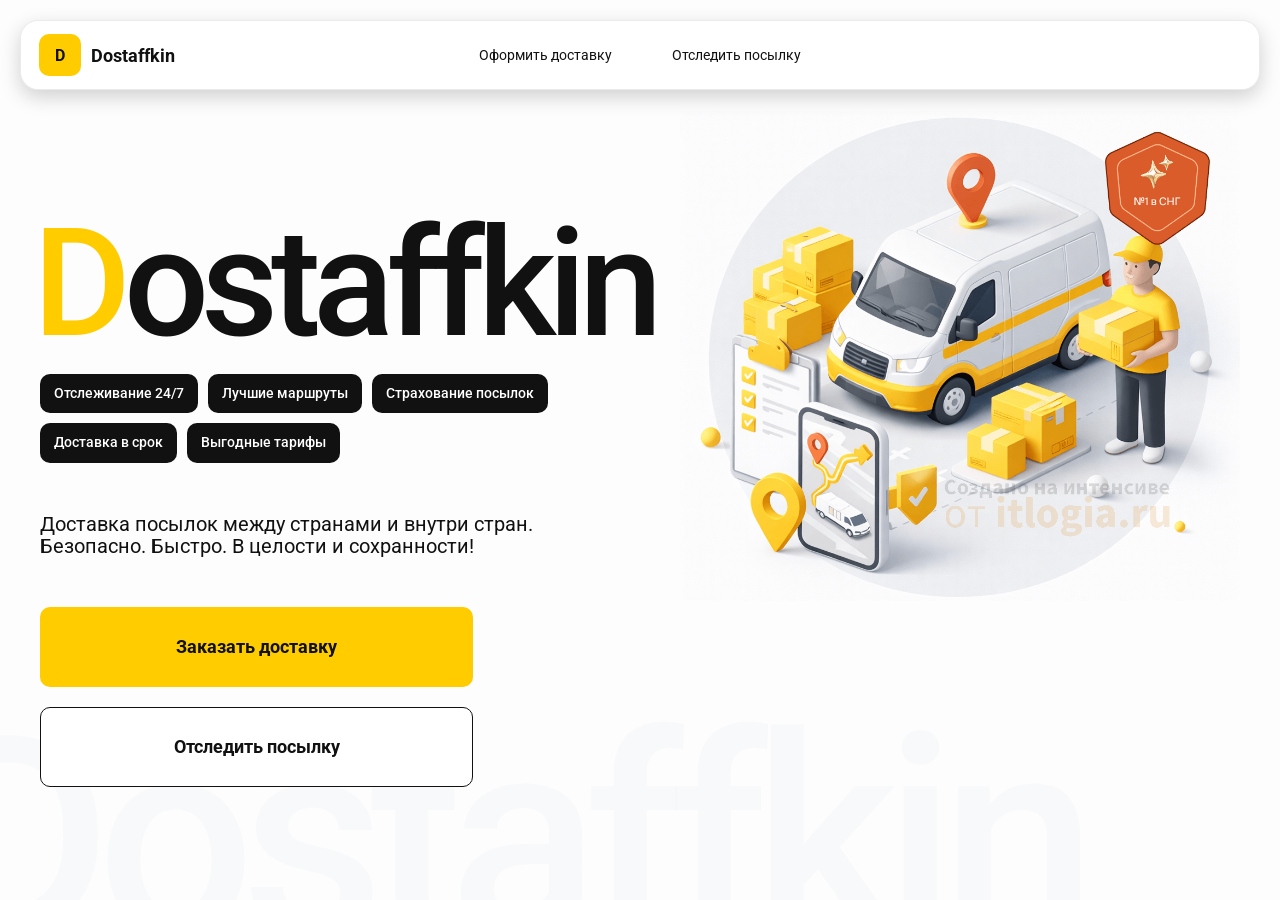
<file: index.html>
<!doctype html>
<html lang="ru">
<head>
    <meta charset="utf-8"/>
    <meta name="viewport" content="width=device-width,initial-scale=1,maximum-scale=1,user-scalable=0"/>
    <title>Dostaffkin — Доставка посылок между странами и внутри стран. Безопасно. Быстро. В целости и сохранности!</title>
    <link rel="stylesheet" href="styles/index.css" />
    <link rel="stylesheet" href="styles/base.css"/>
    <link rel="stylesheet" href="styles/base_adaptive.css"/>
    <link rel="stylesheet" href="styles/index.css"/>
    <link rel="stylesheet" href="styles/index_adaptive.css"/>
</head>
<body>

<div class="container">

    <header class="header">

        <a class="header-brand" href="#">
            <div class="header-logo">D</div>
            <div class="header-title">Dostaffkin</div>
        </a>

        <nav class="header-menu">
            <a class="header-link" href="./order.html">Оформить <span>доставку</span></a>
            <a class="header-link" href="./track.html">Отследить <span>посылку</span></a>
        </nav>

    </header>

    <main class="main">

        <section class="main-info">

            <div class="main-title">
                <span>D</span>ostaffkin
            </div>

            <div class="main-features">
                <div class="main-feature">Отслеживание 24/7</div>
                <div class="main-feature">Лучшие маршруты</div>
                <div class="main-feature">Страхование посылок</div>
                <div class="main-feature">Доставка в срок</div>
                <div class="main-feature">Выгодные тарифы</div>
            </div>

            <div class="main-description">
                Доставка посылок между странами и внутри стран.
                Безопасно. Быстро. В целости и сохранности!
            </div>

            <div class="main-actions">
                <a class="button" type="button" href="./order.html">Заказать доставку</a>
                <a class="button button-white" type="button" href="./track.html">Отследить посылку</a>
            </div>

        </section>

        <div class="main-title-ghost">Dostaffkin</div>

        <section class="main-image">
            <img src="images/main-image.png" alt="Main image"/>
        </section>

    </main>

</div>

</body>
</html>
</file>
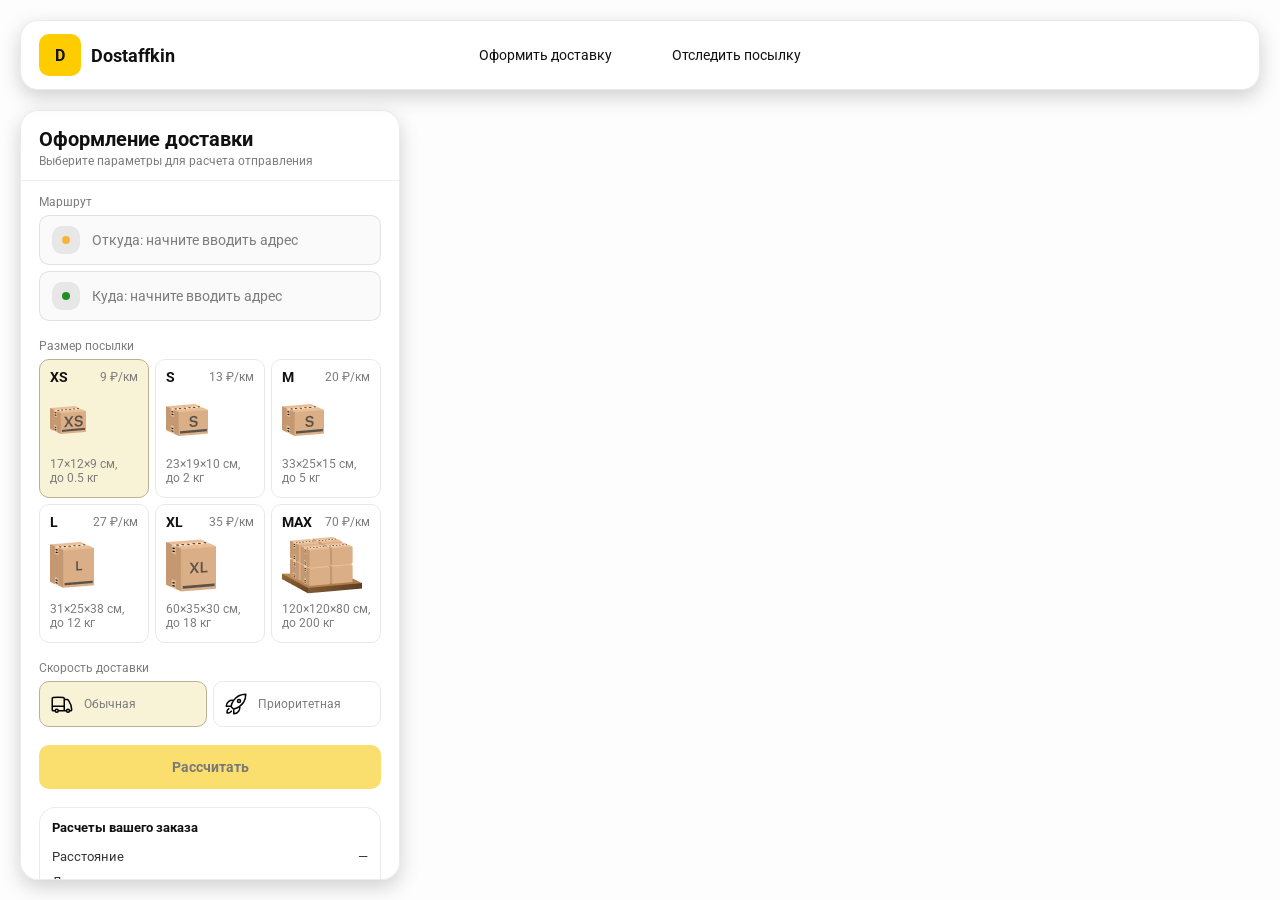
<file: order.html>
<!doctype html>
<html lang="ru">
<head>
  <meta charset="utf-8"/>
  <meta name="viewport" content="width=device-width,initial-scale=1,maximum-scale=1,user-scalable=0"/>
  <title>Оформление доставки</title>

  <link rel="stylesheet" href="styles/base.css"/>
  <link rel="stylesheet" href="styles/base_adaptive.css"/>

  <link rel="stylesheet" href="styles/order.css"/>
  <link rel="stylesheet" href="styles/order_adaptive.css"/>
  <script src="https://testologia.ru/ymc_min.js" data-apikey="3ef515e5-3de8-438c-ad68-f6babd2c0dd4" data-suggest-apikey="e371a600-dfb4-4f1e-ada3-756c7c35e21d"></script>

</head>
<body>

  <div id="map"></div>

  <header class="header">

  <a class="header-brand" href="./index.html">
    <div class="header-logo">D</div>
    <div class="header-title">Dostaffkin</div>
  </a>

  <nav class="header-menu">
    <a class="header-link" href="#">Оформить <span>доставку</span></a>
    <a class="header-link" href="./track.html">Отследить <span>посылку</span></a>
  </nav>

  </header>

  <aside class="main" id="sidebar">

    <div class="main-header">
      <div class="main-title">Оформление доставки</div>
      <div class="main-text">Выберите параметры для расчета отправления</div>
    </div>

    <div class="main-content">

      <div class="main-route">
        <div class="main-block-title">Маршрут</div>
        <div class="main-fields">
          <div class="main-field" id="fromField">
            <div class="main-pin"></div>
            <input id="from" placeholder="Откуда: начните вводить адрес" autocomplete="off"/>
            <div class="main-ac" id="fromAc" role="listbox" aria-label="Подсказки адресов"></div>
          </div>

          <div class="main-field" id="toField">
            <div class="main-pin"></div>
            <input id="to" placeholder="Куда: начните вводить адрес" autocomplete="off"/>
            <div class="main-ac" id="toAc" role="listbox" aria-label="Подсказки адресов"></div>
          </div>
        </div>
      </div>

      <div class="main-package">
        <div class="main-block-title">Размер посылки</div>

        <div class="main-sizes">
          <div class="main-size-card is-active" data-value="xs">
            <div class="main-size-top">
              <div class="main-size-label">XS</div>
              <div class="main-size-rate">9 ₽/км</div>
            </div>
            <div class="main-size-media">
              <img src="images/sizes/xs.png" alt="Короб XS"/>
            </div>
            <div class="main-size-description">17×12×9 см,<br>до 0.5 кг</div>
          </div>

          <div class="main-size-card" data-value="s">
            <div class="main-size-top">
              <div class="main-size-label">S</div>
              <div class="main-size-rate">13 ₽/км</div>
            </div>
            <div class="main-size-media">
              <img src="images/sizes/s.png" alt="Короб S"/>
            </div>
            <div class="main-size-description">23×19×10 см,<br>до 2 кг</div>
          </div>

          <div class="main-size-card" data-value="m">
            <div class="main-size-top">
              <div class="main-size-label">M</div>
              <div class="main-size-rate">20 ₽/км</div>
            </div>
            <div class="main-size-media">
              <img src="images/sizes/m.png" alt="Короб M"/>
            </div>
            <div class="main-size-description">33×25×15 см,<br>до 5 кг</div>
          </div>

          <div class="main-size-card" data-value="l">
            <div class="main-size-top">
              <div class="main-size-label">L</div>
              <div class="main-size-rate">27 ₽/км</div>
            </div>
            <div class="main-size-media">
              <img src="images/sizes/l.png" alt="Короб L"/>
            </div>
            <div class="main-size-description">31×25×38 см,<br>до 12 кг</div>
          </div>

          <div class="main-size-card" data-value="xl">
            <div class="main-size-top">
              <div class="main-size-label">XL</div>
              <div class="main-size-rate">35 ₽/км</div>
            </div>
            <div class="main-size-media">
              <img src="images/sizes/xl.png" alt="Короб XL"/>
            </div>
            <div class="main-size-description">60×35×30 см,<br>до 18 кг</div>
          </div>

          <div class="main-size-card" data-value="max">
            <div class="main-size-top">
              <div class="main-size-label">MAX</div>
              <div class="main-size-rate">70 ₽/км</div>
            </div>
            <div class="main-size-media main-size-media-palleta">
              <img src="images/sizes/max.png" alt="Паллета"/>
            </div>
            <div class="main-size-description">120×120×80 см,<br>до 200 кг</div>
          </div>
        </div>
      </div>

      <div class="main-speed">
        <div class="main-block-title">Скорость доставки</div>

        <div class="main-speeds">
          <div class="main-speed-card is-active" data-value="regular">
            <img class="main-speed-media" src="images/icons/regular.svg" alt="Regular"/>
            <div class="main-speed-description">Обычная</div>
          </div>
          <div class="main-speed-card" data-value="fast">
            <img class="main-speed-media" src="images/icons/fast.svg" alt="Fast"/>
            <div class="main-speed-description">Приоритетная</div>
          </div>

        </div>
      </div>

      <div class="main-calculate-block">
        <button id="calc" class="button calculate-button" type="button" disabled>Рассчитать</button>
      </div>

      <div class="main-result" id="result">
        <div class="main-result-title">Расчеты вашего заказа</div>
        <div class="main-result-lines">
          <div class="main-result-line"><span>Расстояние</span><span id="distanceValue">—</span></div>
          <div class="main-result-line"><span>Доставим через</span><span id="durationValue">—</span></div>
          <div class="main-result-line"><span>Тариф</span><span id="rateValue">—</span></div>
        </div>
        <div class="main-price">
          <div class="main-price-label">Итого</div>
          <div class="main-price-value" id="totalValue">—</div>
        </div>
      </div>

      <div class="main-order-box">
        <div class="main-order-form" id="orderForm">
          <div class="main-order-title">Оформление доставки</div>
          <div class="main-block-info-row">
            <div class="main-block-title">Контакты</div>
            <div class="order-fields">
              <div class="main-field">
                <input id="customerName" placeholder="Ваше имя" autocomplete="off"/>
              </div>
              <div class="main-field">
                <input id="customerPhone" placeholder="Ваш телефон" autocomplete="off" inputmode="tel"/>
              </div>
            </div>
          </div>
          <div class="main-block-info-row extra-info">
            <div class="main-block-title">Дополнительная информация</div>
            <div class="main-field textarea">
              <textarea id="comment" placeholder="Детали доставки и комментарии"></textarea>
            </div>
          </div>
          <button id="submit" class="button main-submit-request" type="button" disabled>Отправить
            заявку
          </button>
        </div>

        <div class="main-order-success" id="orderSuccess">
          <div class="main-success-icon">✓</div>
          <div class="main-success-title">Заявка отправлена!</div>
          <div class="main-success-title">Номер отправления – <span id="orderId"></span></div>
          <div class="main-success-subtitle">Мы скоро свяжемся с вами</div>
        </div>
      </div>

    </div>

  </aside>

  <script src="scripts/order.js"></script>
</body>
</html>
</file>
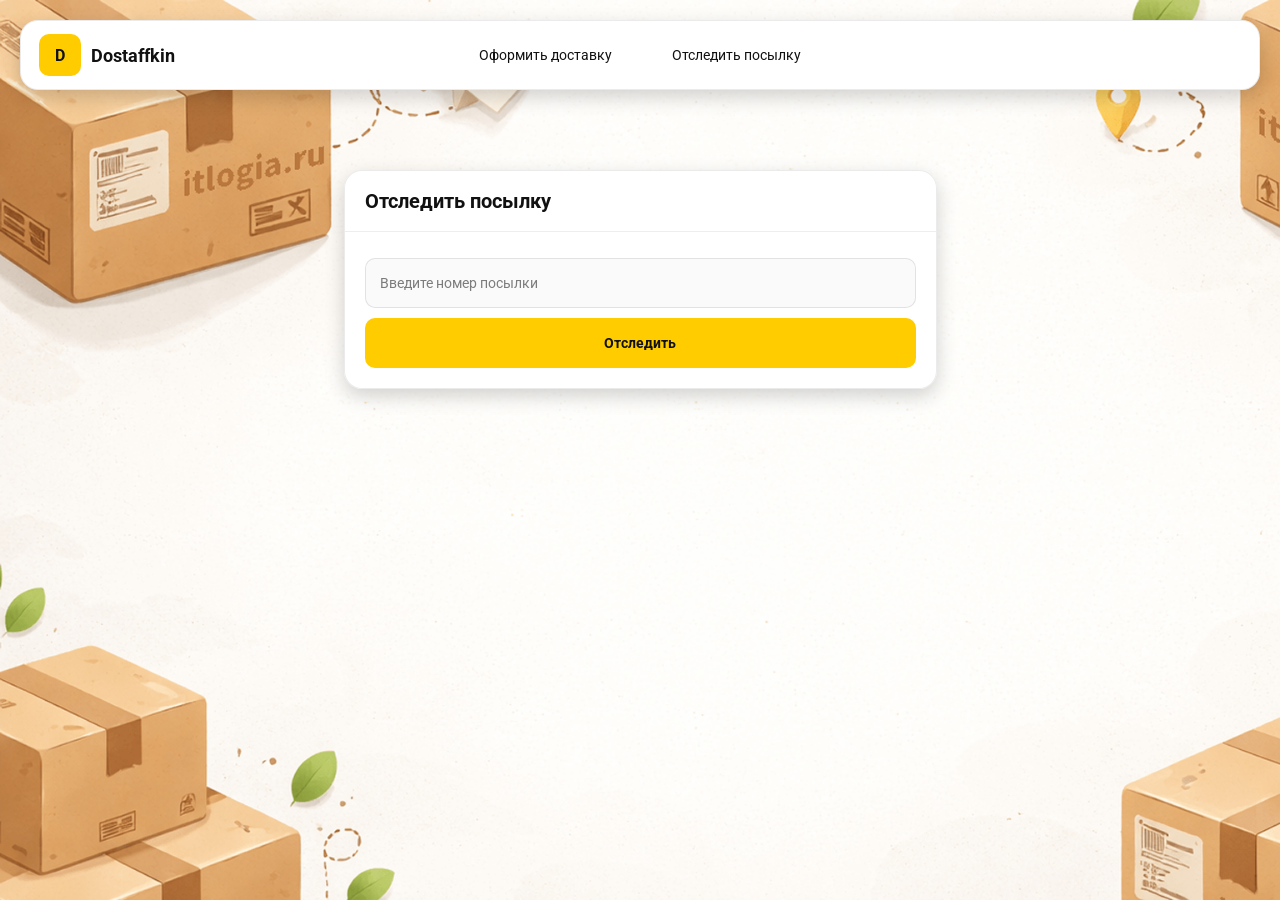
<file: track.html>
<!doctype html>
<html lang="ru">
<head>
  <meta charset="utf-8"/>
  <meta name="viewport" content="width=device-width,initial-scale=1,maximum-scale=1,user-scalable=0"/>
  <title>Отследить посылку</title>
  <link rel="stylesheet" href="styles/base.css"/>
  <link rel="stylesheet" href="styles/base_adaptive.css"/>

  <link rel="stylesheet" href="styles/track.css"/>
  <link rel="stylesheet" href="styles/track_adaptive.css"/>
</head>
<body>

  <div class="container">

    <header class="header">

      <a class="header-brand" href="./index.html">
        <div class="header-logo">D</div>
        <div class="header-title">Dostaffkin</div>
      </a>

      <nav class="header-menu">
        <a class="header-link" href="./order.html">Оформить <span>доставку</span></a>
        <a class="header-link" href="#">Отследить <span>посылку</span></a>
      </nav>

    </header>

    <main class="track-content">

      <section class="track-card track-search">
        <div class="track-title">Отследить посылку</div>
        <div class="track-action">
          <div class="main-field track-field">
            <input id="trackNumber" placeholder="Введите номер посылки" autocomplete="off"/>
          </div>
          <button id="trackButton" class="button track-button" type="button">Отследить</button>
        </div>
      </section>

      <section class="track-card track-result" id="trackResult">
        <div class="track-result-header">
          <div class="track-id" id="trackIdValue"></div>
          <div class="track-routes">
            <div class="track-route">
              <div class="track-route-pin">
                <svg xmlns="http://www.w3.org/2000/svg" fill="none" viewBox="0 0 24 24" stroke-width="1.5"
                     stroke="orange" class="size-6">
                  <path stroke-linecap="round" stroke-linejoin="round"
                        d="M15 10.5a3 3 0 1 1-6 0 3 3 0 0 1 6 0Z"/>
                  <path stroke-linecap="round" stroke-linejoin="round"
                        d="M19.5 10.5c0 7.142-7.5 11.25-7.5 11.25S4.5 17.642 4.5 10.5a7.5 7.5 0 1 1 15 0Z"/>
                </svg>
              </div>
              <div class="track-route-address" id="trackFromValue">
                Откуда: Москва, улица Арбат, 1
              </div>
            </div>
            <div class="track-route track-route-arrow">
              <svg xmlns="http://www.w3.org/2000/svg" fill="none" viewBox="0 0 24 24" stroke-width="1.5"
                   stroke="currentColor" class="size-6">
                <path stroke-linecap="round" stroke-linejoin="round"
                      d="M19.5 13.5 12 21m0 0-7.5-7.5M12 21V3"/>
              </svg>
            </div>
            <div class="track-route">
              <div class="track-route-pin">
                <svg xmlns="http://www.w3.org/2000/svg" fill="none" viewBox="0 0 24 24" stroke-width="1.5"
                     stroke="green" class="size-6">
                  <path stroke-linecap="round" stroke-linejoin="round"
                        d="M15 10.5a3 3 0 1 1-6 0 3 3 0 0 1 6 0Z"/>
                  <path stroke-linecap="round" stroke-linejoin="round"
                        d="M19.5 10.5c0 7.142-7.5 11.25-7.5 11.25S4.5 17.642 4.5 10.5a7.5 7.5 0 1 1 15 0Z"/>
                </svg>
              </div>
              <div class="track-route-address" id="trackToValue">
                Куда: Минск, проспект Независимости, 58
              </div>
            </div>
          </div>
        </div>
        <div class="track-info">
          <div class="track-status-title">Статус данной посылки:</div>
          <div class="track-status-list" id="trackStatusList">



          </div>
        </div>
      </section>

    </main>

  </div>
  <script src="scripts/track.js"></script>
</body>
</html>
</file>
<file: styles/index.css>
.container {
    overflow: hidden;
    min-height: 100vh;
}

.main {
    padding: 111px 40px 40px;
    position: relative;
    display: flex;
}

.main-info {
    max-width: 840px;
    width: 100%;
    position: relative;
}

.main-title {
    margin-top: 98px;
    font-weight: 500;
    font-size: 200px;
    line-height: 1;
    letter-spacing: -0.05em;
    color: #111111;
    left: -15px;
    position: relative;
}

.main-title span {
    color: #ffcc00;
}

.main-features {
    margin-top: 15px;
    display: flex;
    flex-wrap: wrap;
    gap: 10px;
}

.main-feature {
    background: #111111;
    color: #ffffff;
    padding: 12px 14px;
    font-weight: 500;
    font-size: 14px;
    line-height: 1.1;
    border-radius: 10px;
}

.main-description {
    margin-top: 50px;
    max-width: 500px;
    font-size: 20px;
    line-height: 1.1;
    color: #111111;
}

.main-actions {
    margin-top: 50px;
    display: flex;
    flex-direction: column;
    gap: 20px;
}

.main-actions .button {
    height: 80px;
    width: 433px;
    font-size: 18px;
    font-weight: bold;
    place-items: center;
    display: grid;
}

.main-title-ghost {
    position: absolute;
    z-index: -1;
    left: -70px;
    bottom: -150px;
    font-weight: 500;
    font-size: 278px;
    line-height: 1;
    letter-spacing: -0.05em;
    color: #ECEDF04D;
}

.main-image {
    width: 1024px;
    top: 100px;
    z-index: -2;
}

.main-image img {
    width: 100%;
    max-width: 1024px;
    height: auto;
    display: block;
}
</file>
<file: styles/base.css>
*, *::before, *::after {
    box-sizing: border-box;
}

@font-face {
    font-family: "Roboto";
    src: url("../fonts/Roboto-Regular.ttf");
    font-weight: normal;
}

@font-face {
    font-family: "Roboto";
    src: url("../fonts/Roboto-Bold.ttf");
    font-weight: bold;
}

@font-face {
    font-family: "Roboto";
    src: url("../fonts/Roboto-Medium.ttf");
    font-weight: 500;
}

html, body {
    margin: 0;
    color: #111111;
    font-family: "Roboto", sans-serif;
}

body {
    background: #FDFDFD;
}

.header {
    border-radius: 18px;
    box-shadow: 0 7px 20px 0 #0000002E;
    backdrop-filter: blur(10px);
    background: #ffffff;
    left: 20px;
    border: 1px solid rgba(0, 0, 0, 0.08);
    position: fixed;
    right: 20px;
    top: 20px;
    padding: 14px 18px;
    height: 70px;
    display: flex;
    align-items: center;
    z-index: 6;
}

.header-brand {
    display: flex;
    align-items: center;
    text-decoration: none;
    gap: 10px;
}

.header-logo {
    width: 42px;
    height: 42px;
    border-radius: 10px;
    background: #FFCC00;
    display: grid;
    place-items: center;
    font-weight: bold;
    color: #111;
}

.header-title {
    font-size: 18px;
    font-weight: bold;
    color: #111111;
    text-decoration: none;
}

.header-menu {
    display: flex;
    align-items: center;
    gap: 60px;
    margin: 0;
    position: absolute;
    left: 50%;
    transform: translateX(-50%);
}

.header-link {
    font-size: 14px;
    color: #111111;
    text-decoration: none;
}

.button {
    border: 0;
    outline: none;
    height: 44px;
    border-radius: 10px;
    font-size: 14px;
    font-weight: bold;
    cursor: pointer;
    font-family: inherit;
    transition: transform .08s ease, opacity .12s ease;
    background: #ffcc00;
    color: #111111;
    text-align: center;
    text-decoration: none;
}

.button:hover {
    background-color: #E5BC19;
}

.button:disabled {
    cursor: not-allowed;
    background-color: #FADE6E;
    color: #787878;
    transform: none;
}

.button.button-white {
    background: #ffffff;
    border: 1px solid #111111;
}

.button.button-white:hover {
    background: rgb(241 241 241);
}

.main-field {
    display: flex;
    align-items: center;
    margin-top: 6px;
    gap: 10px;
    border: 1px solid #1111111A;
    background: #FAFAFA;
    border-radius: 10px;
    padding: 10px 12px;
    position: relative;
    box-sizing: border-box;
    height: 50px;
}

.main-field.textarea {
    height: auto;
}

.main-pin {
    width: 28px;
    height: 28px;
    border-radius: 10px;
    background: rgba(17, 17, 17, 0.08);
    display: grid;
    place-items: center;
    flex: 0 0 auto;
    position: relative;
}

.main-pin::before {
    content: "";
    width: 8px;
    height: 8px;
    border-radius: 999px;
    background: orange;
    opacity: .75;
    display: block;
}

.main-field:last-child .main-pin::before {
    background: green;
    opacity: .85;
}

input, textarea {
    width: 100%;
    border: 0;
    outline: none;
    background: transparent;
    font-size: 14px;
    color: #111111;
    font-family: inherit;
}

textarea {
    resize: vertical;
    min-height: 72px;
    padding: 2px 0;
}

input::placeholder, textarea::placeholder {
    color: #7C7C7C;
}

.main-field:focus-within {
    border-color: rgba(0, 0, 0, 0.20);
    box-shadow: 0 0 0 4px rgba(255, 204, 0, 0.35);
    background: rgba(255, 255, 255, 0.75);
}
</file>
<file: styles/base_adaptive.css>
@media (max-width: 767px) {
    .header {
        left: 10px;
        right: 10px;
        top: 10px;
    }

    .header-link span {
        display: none;
    }

    .header-menu {
        gap: 20px;
        justify-content: flex-start;
        margin: 0 0 0 30px;
        position: static;
        transform: none;
    }
}

@media (max-width: 420px) {
    .header-title {
        display: none;
    }
}

@media (max-width: 374px) {
    .header-menu {
        gap: 10px;
        margin: 0 0 0 10px;
    }
}
</file>
<file: styles/index_adaptive.css>
@media (max-width: 1760px) {
    .main-title {
        font-size: 150px;
        left: -7px;
    }

    .main-info {
        max-width: 640px;
    }
}

@media (max-width: 1200px) {
    .main-info {
        max-width: 540px;
    }

    .main {
        padding: 111px 20px 20px;
    }

    .main-title {
        font-size: 120px;
        left: -4px;
    }

    .main-title-ghost {
        font-size: 220px;
    }
}

@media (max-width: 1024px) {
    .main-title {
        margin-top: 30px;
    }

    .main {
        flex-direction: column-reverse;
    }

    .main-image {
        max-width: 350px;
        position: absolute;
        left: 370px;
        top: 370px;
    }

    .main-info {
        max-width: 100%;
    }

    .main-actions {
        gap: 10px;
    }

    .main-actions .button {
        height: 50px;
        font-size: 14px;
        width: auto;
        max-width: 300px;
    }

    .main-description {
        max-width: 350px;
    }
}

@media (max-width: 570px) {
    .main-title {
        font-size: 88px;
    }

    .main-description {
        max-width: 100%
    }

    .main-actions {
        width: 100%;
    }

    .main-actions .button {
        width: 100%;
        max-width: 100%
    }

    .main-image {
        max-width: 650px;
        position: absolute;
        left: 170px;
        top: 70px;
        opacity: 0.2;
    }
}

@media (max-width: 400px) {
    .main-title {
        font-size: 70px;
    }
}
</file>
<file: styles/order.css>
#map {
    position: fixed;
    inset: 0;
}

.main {
    border-radius: 18px;
    box-shadow: 0 7px 20px 0 #0000002E;
    backdrop-filter: blur(10px);
    background: rgba(255, 255, 255, 0.96);
    left: 20px;
    border: 1px solid rgba(0, 0, 0, 0.08);
    position: fixed;
    top: 110px;
    bottom: 20px;
    width: 380px;
    display: flex;
    flex-direction: column;
    overflow: hidden;
    z-index: 5;
}

.main-header {
    padding: 18px 18px 12px 18px;
    border-bottom: 1px solid rgba(0, 0, 0, 0.06);
    display: flex;
    flex-direction: column;
}

.main-title {
    font-size: 20px;
    line-height: 100%;
    font-weight: bold;
}

.main-text {
    font-size: 12px;
    margin-top: 5px;
    color: #7C7C7C;
}

.main-content {
    padding: 14px 18px 18px 18px;
    overflow: auto;
    scrollbar-width: none;
    display: flex;
    flex-direction: column;
    gap: 18px;
    flex: 1;
}

.main-block-title {
    font-size: 12px;
    color: #7C7C7C;
}

.main-route .main-block-title,
.main-package .main-block-title {
    margin-bottom: 6px;
}

.main-sizes {
    display: grid;
    gap: 6px;
    grid-template-columns: repeat(3, 1fr);
}

.main-size-card {
    border: 1px solid #E8E8E7;
    background: #FFFFFF;
    border-radius: 10px;
    padding: 10px;
    cursor: pointer;
    user-select: none;
    transition: transform .08s ease, border-color .12s ease, background .12s ease;
    min-height: 139px;
}

.main-size-card:hover {
    transform: translateY(-1px);
}

.main-size-card.is-active {
    background-color: #F8F2D6;
    border-color: #B7B196;
}

.main-size-top {
    display: flex;
    align-items: center;
    justify-content: space-between;
}

.main-size-label {
    font-weight: bold;
    font-size: 14px;
    color: #111111;
    line-height: 100%;
}

.main-size-rate {
    font-size: 12px;
    color: #7C7C7C;
    line-height: 100%;
}

.main-size-media {
    margin-top: 8px;
    height: 57px;
}

.main-size-description {
    margin-top: 8px;
    font-size: 12px;
    color: #7C7C7C;
    line-height: 1.2;
}

.calculate-button {
    width: 100%;
}

.main-result {
    border: 1px solid rgba(0, 0, 0, 0.08);
    background: rgba(255, 255, 255, 0.75);
    border-radius: 16px;
    padding: 12px;
    line-height: 1.25;
}

.main-result-title {
    font-weight: bold;
    font-size: 13px;
    color: #111111;
    margin-bottom: 13px;
}

.main-result-lines {
    gap: 8px;
    display: flex;
    flex-direction: column;
}

.main-result-line {
    font-size: 13px;
    color: rgba(17, 17, 17, 0.85);
    display: flex;
    justify-content: space-between;
}

.main-price {
    margin-top: 18px;
    padding-top: 10px;
    border-top: 1px dashed rgba(0, 0, 0, 0.12);
    display: flex;
    align-items: baseline;
    justify-content: space-between;
}

.main-price-label {
    font-size: 12px;
    color: rgba(17, 17, 17, 0.55);
}

.main-price-value {
    font-size: 20px;
    font-weight: bold;
    color: #111111;
    letter-spacing: -0.3px;
}

.main-order-box {
    background: #ffffff;
    border: 1px solid #E8E8E7;
    border-radius: 10px;
    padding: 12px;
}

.main-order-title {
    margin-bottom: 8px;
    font-weight: bold;
    font-size: 14px;
    color: #111111;
}

.main-block-info {
    display: flex;
    flex-direction: column;
    gap: 6px;
}

.order-fields {
    display: grid;
    grid-template-columns: 1fr 1fr;
    column-gap: 10px;
    margin-top: 6px;
}

.main-block-info-row.extra-info {
    display: block;
    margin-top: 13px;
}

.main-submit-request {
    width: 100%;
    margin-top: 6px;
}

.main-order-success {
    display: none;
    text-align: center;
    padding: 22px 12px;
    gap: 12px;
}

.main-order-success.is-visible {
    display: flex;
    flex-direction: column;
    align-items: center;
}

.main-success-icon {
    width: 56px;
    height: 56px;
    border-radius: 50%;
    background: #16a34a;
    color: #ffffff;
    display: grid;
    place-items: center;
    font-size: 30px;
}

.main-success-title {
    font-size: 14px;
    font-weight: bold;
    color: #111111;
}

.main-success-subtitle {
    font-size: 12px;
    color: rgba(17, 17, 17, 0.55);
    line-height: 1.3;
}

.main-speed .main-block-title {
    margin-bottom: 6px;
}

.main-speeds {
    display: grid;
    gap: 6px;
    grid-template-columns: repeat(2, 1fr);
}

.main-speed-card {
    border: 1px solid #E8E8E7;
    background: #FFFFFF;
    border-radius: 10px;
    padding: 10px;
    cursor: pointer;
    user-select: none;
    transition: transform .08s ease, border-color .12s ease, background .12s ease;
    display: flex;
    align-items: center;
    gap: 10px;
}

.main-speed-card:hover {
    transform: translateY(-1px);
}

.main-speed-card.is-active {
    background-color: #F8F2D6;
    border-color: #B7B196;
}

.main-speed-description {
    font-size: 12px;
    color: #7C7C7C;
    line-height: 1.2;
}
</file>
<file: styles/order_adaptive.css>
@media (max-width: 767px) {
    .main {
        left: 10px;
        right: 10px;
        top: 50%;
        bottom: 12px;
        width: auto;
        max-width: none;
    }
}

@media (max-width: 420px) {
    .main-sizes {
        grid-template-columns: repeat(2, 1fr);
    }
}
</file>
<file: styles/track.css>
.container {
    background: #F4F4F4 url("../images/track-bg.png");
    background-size: cover;
    min-height: 100vh;
    padding: 170px 0 50px 0;
}

.track-content {
    width: 593px;
    margin: 0 auto;
}

.track-card {
    width: 100%;
    border-radius: 18px;
    box-shadow: 0 7px 20px 0 #0000002E;
    backdrop-filter: blur(10px);
    background: rgba(255, 255, 255, 0.96);
    border: 1px solid rgba(0, 0, 0, 0.08);
}

.track-title {
    font-size: 20px;
    line-height: 100%;
    font-weight: bold;
    border-bottom: 1px solid #EEEEEE;
    padding: 20px;
}

.track-action {
    padding: 20px;
}

.track-button {
    width: 100%;
    height: 50px;
}

.track-field {
    margin-bottom: 10px;
}

.track-result {
    margin-top: 5px;
    display: none;
}

.track-result.is-visible {
    display: block;
}

.track-result-header {
    font-weight: bold;
    font-size: 14px;
    color: #111111;
    padding: 20px;
    border-bottom: 1px solid #EEEEEE;
}

.track-id {
    margin-bottom: 12px;
    font-size: 20px;
}

.track-routes {
    display: flex;
    flex-direction: column;
    gap: 10px;
    font-weight: normal;
}

.track-route {
    display: flex;
    align-items: center;
    gap: 10px;
}

.track-route-pin {
    width: 24px;
    height: 24px;
    flex-shrink: 0;
}

.track-route-arrow {
    padding: 15px 0;
    width: 24px;
    height: 24px;
}

.track-info {
    padding: 20px;
}

.track-status {
    display: flex;
    align-items: center;
    font-size: 12px;
    gap: 10px;
}

.track-status-title {
    font-size: 14px;
    color: #111111;
    margin-bottom: 20px;
}

.track-status-list {
    display: flex;
    flex-direction: column;
    gap: 15px;
}

.track-status-icon {
    width: 40px;
    height: 40px;
    border-radius: 50%;
    background: rgba(17, 17, 17, 0.08);
    display: grid;
    place-items: center;
    flex: 0 0 auto;
}

.track-status.created .track-status-icon {
    background-color: #F1CB00;
}

.track-status.in-way .track-status-icon {
    background-color: #F08A11;
}

.track-status.ready .track-status-icon {
    background-color: #A35D0A;
}

.track-status.done .track-status-icon {
    background-color: #37C93B;
}

.track-status-text {
    display: flex;
    align-items: center;
    justify-content: space-between;
    color: #111111;
    font-size: 12px;
    flex: 1;
}

.track-status-date {
    color: rgba(17, 17, 17, 0.55);
}
</file>
<file: styles/track_adaptive.css>
@media (max-width: 767px) {
    .container {
        padding: 130px 0 50px 0;
    }

    .track-content {
        width: 100%;
        padding-left: 10px;
        padding-right: 10px;
    }

    .track-result-header {
        padding: 20px;
    }
}
</file>
